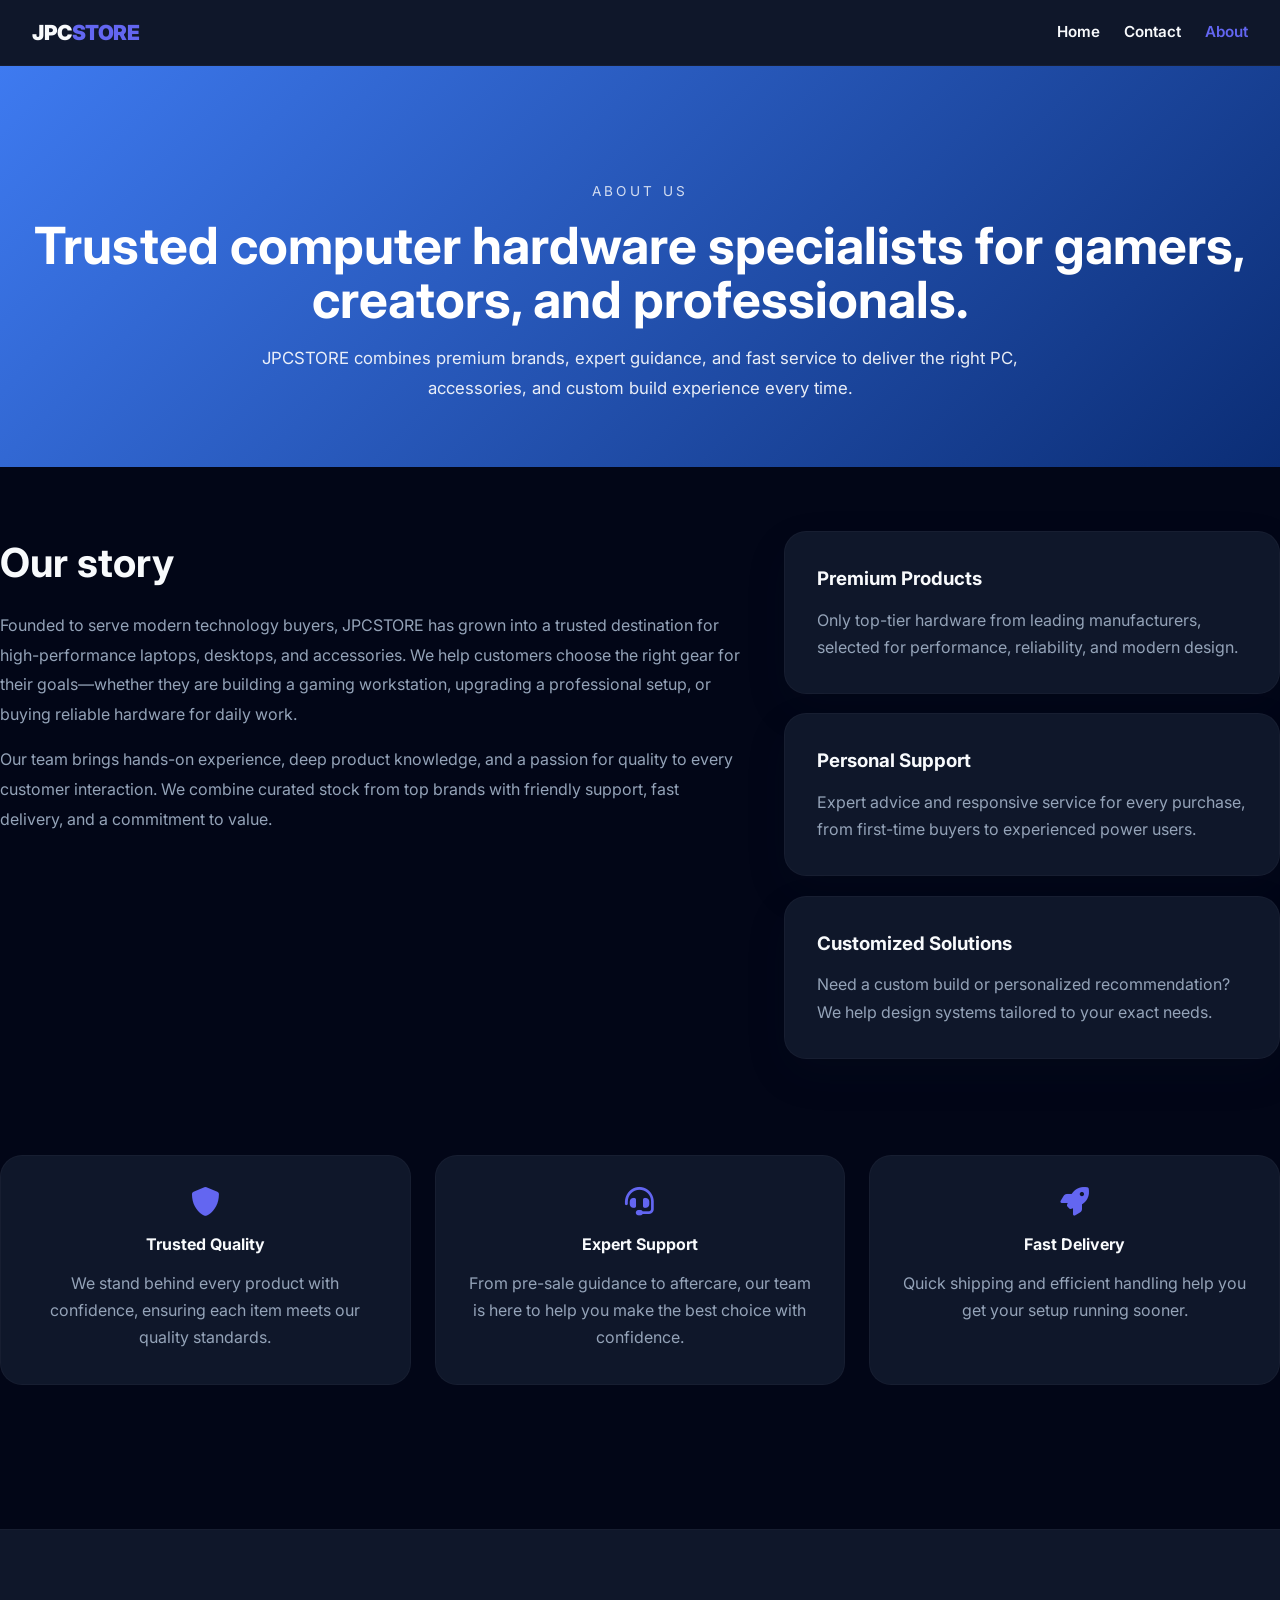
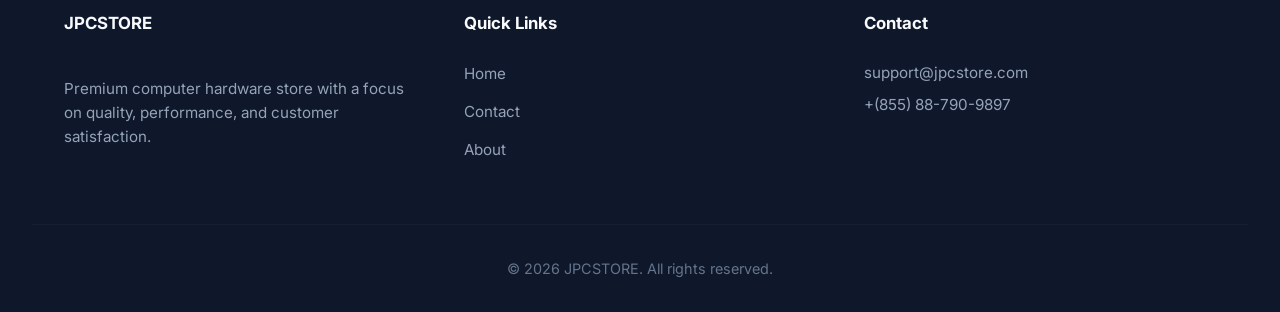
<file: about.html>
<!DOCTYPE html>
<html lang="en">
<head>
    <meta charset="UTF-8">
    <meta name="viewport" content="width=device-width, initial-scale=1.0">
    <title>JPCStore | About Us</title>
    <link href="https://fonts.googleapis.com/css2?family=Inter:wght@300;400;600;700&display=swap" rel="stylesheet">
    <link rel="stylesheet" href="https://cdnjs.cloudflare.com/ajax/libs/font-awesome/6.0.0/css/all.min.css">
    <link rel="stylesheet" href="css/style.css">
</head>
<body>
    <header class="page-header">
        <div class="container nav-container">
            <div class="logo">JPC<span>STORE</span></div>
            <nav class="nav-links">
                <a href="index.html">Home</a>
                <a href="index.html#contact">Contact</a>
                <a href="about.html" class="active-link">About</a>
            </nav>
        </div>
    </header>

    <main>
        <section class="page-hero about-hero">
            <div class="container">
                <span class="eyebrow">About Us</span>
                <h1>Trusted computer hardware specialists for gamers, creators, and professionals.</h1>
                <p>JPCSTORE combines premium brands, expert guidance, and fast service to deliver the right PC, accessories, and custom build experience every time.</p>
            </div>
        </section>

        <section class="about-overview container">
            <div class="about-copy">
                <h2>Our story</h2>
                <p>Founded to serve modern technology buyers, JPCSTORE has grown into a trusted destination for high-performance laptops, desktops, and accessories. We help customers choose the right gear for their goals—whether they are building a gaming workstation, upgrading a professional setup, or buying reliable hardware for daily work.</p>
                <p>Our team brings hands-on experience, deep product knowledge, and a passion for quality to every customer interaction. We combine curated stock from top brands with friendly support, fast delivery, and a commitment to value.</p>
            </div>
            <div class="about-highlights">
                <div class="about-card">
                    <h3>Premium Products</h3>
                    <p>Only top-tier hardware from leading manufacturers, selected for performance, reliability, and modern design.</p>
                </div>
                <div class="about-card">
                    <h3>Personal Support</h3>
                    <p>Expert advice and responsive service for every purchase, from first-time buyers to experienced power users.</p>
                </div>
                <div class="about-card">
                    <h3>Customized Solutions</h3>
                    <p>Need a custom build or personalized recommendation? We help design systems tailored to your exact needs.</p>
                </div>
            </div>
        </section>

        <section class="about-values container">
            <div class="value-card">
                <i class="fas fa-shield-alt"></i>
                <h4>Trusted Quality</h4>
                <p>We stand behind every product with confidence, ensuring each item meets our quality standards.</p>
            </div>
            <div class="value-card">
                <i class="fas fa-headset"></i>
                <h4>Expert Support</h4>
                <p>From pre-sale guidance to aftercare, our team is here to help you make the best choice with confidence.</p>
            </div>
            <div class="value-card">
                <i class="fas fa-rocket"></i>
                <h4>Fast Delivery</h4>
                <p>Quick shipping and efficient handling help you get your setup running sooner.</p>
            </div>
        </section>
    </main>

    <footer class="footer">
        <div class="container footer-grid">
            <div class="footer-column">
                <h4>JPCSTORE</h4>
                <p>Premium computer hardware store with a focus on quality, performance, and customer satisfaction.</p>
            </div>
            <div class="footer-column">
                <h4>Quick Links</h4>
                <ul>
                    <li><a href="index.html">Home</a></li>
                    <li><a href="index.html#contact">Contact</a></li>
                    <li><a href="about.html">About</a></li>
                </ul>
            </div>
            <div class="footer-column">
                <h4>Contact</h4>
                <p>support@jpcstore.com</p>
                <p>+(855) 88-790-9897</p>
            </div>
        </div>
        <div class="footer-bottom">&copy; 2026 JPCSTORE. All rights reserved.</div>
    </footer>
</body>
</html>
</file>
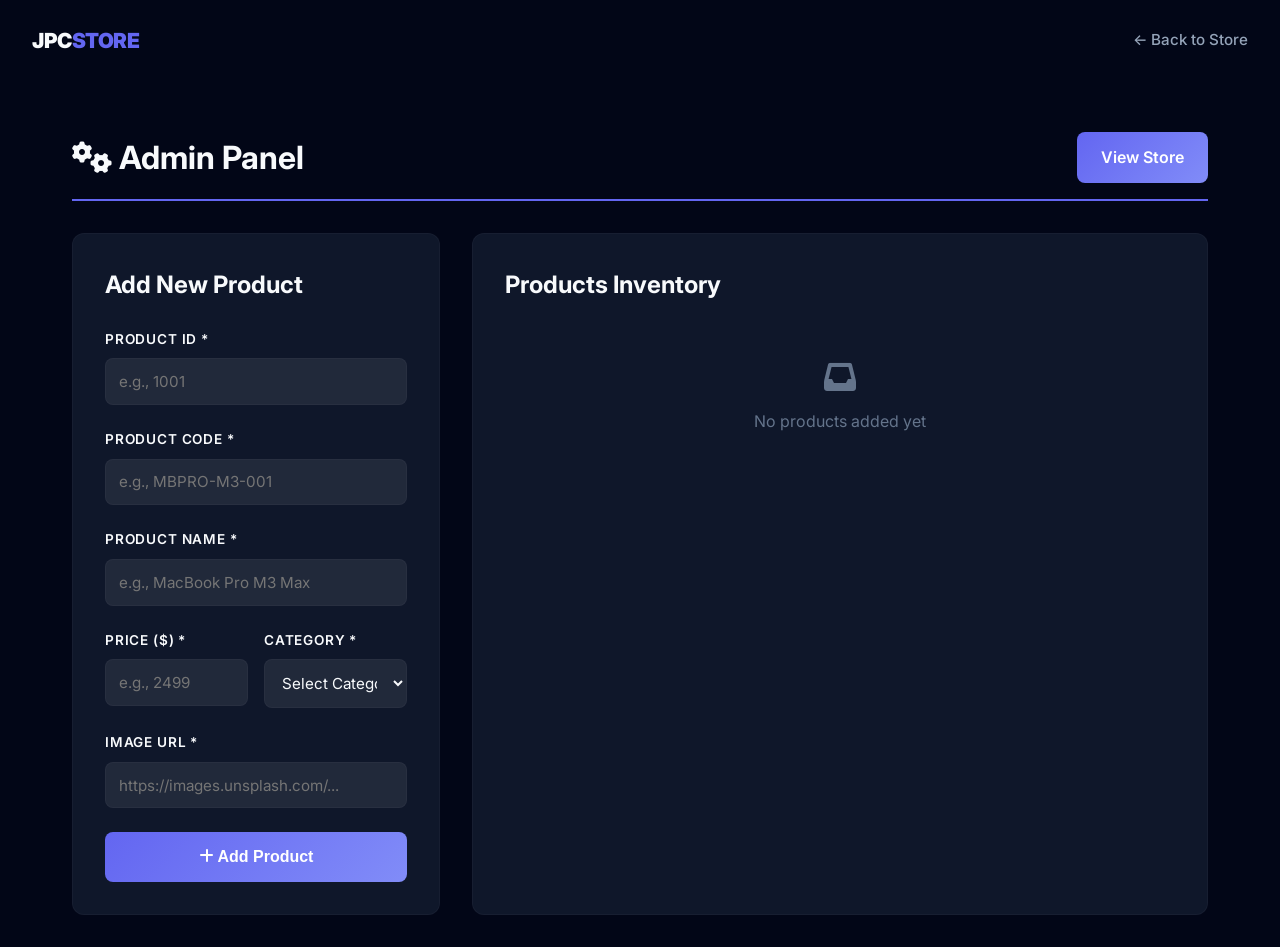
<file: admin.html>
<!DOCTYPE html>
<html lang="en">
<head>
    <meta charset="UTF-8">
    <meta name="viewport" content="width=device-width, initial-scale=1.0">
    <title>Admin Panel | JPCStore - Manage Products</title>
    <!-- Google Fonts -->
    <link href="https://fonts.googleapis.com/css2?family=Inter:wght@300;400;600;700&display=swap" rel="stylesheet">
    <!-- Font Awesome for Icons -->
    <link rel="stylesheet" href="https://cdnjs.cloudflare.com/ajax/libs/font-awesome/6.0.0/css/all.min.css">
    <link rel="stylesheet" href="css/style.css">
    <style>
        .admin-container {
            max-width: 1200px;
            margin: 0 auto;
            padding: 2rem;
            margin-top: 100px;
        }

        .admin-header {
            display: flex;
            justify-content: space-between;
            align-items: center;
            margin-bottom: 2rem;
            padding-bottom: 1rem;
            border-bottom: 2px solid var(--primary);
        }

        .admin-header h1 {
            font-size: 2rem;
            color: var(--text-main);
        }

        .admin-header a {
            background: linear-gradient(135deg, var(--primary), #818cf8);
            color: white;
            padding: 0.8rem 1.5rem;
            border-radius: 8px;
            text-decoration: none;
            font-weight: 600;
            transition: var(--transition);
        }

        .admin-header a:hover {
            transform: scale(1.05);
        }

        .admin-grid {
            display: grid;
            grid-template-columns: 1fr 2fr;
            gap: 2rem;
        }

        .form-section {
            background: var(--card-bg);
            padding: 2rem;
            border-radius: 12px;
            border: 1px solid var(--glass);
        }

        .form-section h2 {
            font-size: 1.5rem;
            margin-bottom: 1.5rem;
            color: var(--text-main);
        }

        .form-group {
            margin-bottom: 1.5rem;
        }

        .form-group label {
            display: block;
            margin-bottom: 0.5rem;
            font-weight: 600;
            color: var(--text-main);
        }

        .form-group input,
        .form-group select,
        .form-group textarea {
            width: 100%;
            padding: 0.8rem;
            background: var(--glass-strong);
            border: 1px solid var(--glass);
            border-radius: 8px;
            color: var(--text-main);
            font-family: inherit;
            font-size: 0.95rem;
            transition: var(--transition);
        }

        .form-group input:focus,
        .form-group select:focus,
        .form-group textarea:focus {
            border-color: var(--primary);
            outline: none;
            box-shadow: 0 0 0 3px rgba(99, 102, 241, 0.1);
        }

        .form-group textarea {
            resize: vertical;
            min-height: 80px;
        }

        .btn-submit {
            width: 100%;
            padding: 1rem;
            background: linear-gradient(135deg, var(--primary), #818cf8);
            color: white;
            border: none;
            border-radius: 8px;
            font-weight: 700;
            font-size: 1rem;
            cursor: pointer;
            transition: var(--transition);
        }

        .btn-submit:hover {
            transform: scale(1.02);
            box-shadow: 0 10px 25px rgba(99, 102, 241, 0.3);
        }

        .products-list-section {
            background: var(--card-bg);
            padding: 2rem;
            border-radius: 12px;
            border: 1px solid var(--glass);
        }

        .products-list-section h2 {
            font-size: 1.5rem;
            margin-bottom: 1.5rem;
            color: var(--text-main);
        }

        .product-table {
            width: 100%;
            border-collapse: collapse;
        }

        .product-table th {
            background: var(--glass-strong);
            padding: 1rem;
            text-align: left;
            font-weight: 600;
            color: var(--text-main);
            border-bottom: 2px solid var(--glass);
        }

        .product-table td {
            padding: 1rem;
            border-bottom: 1px solid var(--glass);
            color: var(--text-dim);
        }

        .product-table tr:hover {
            background: var(--glass-strong);
        }

        .product-actions {
            display: flex;
            gap: 0.5rem;
        }

        .btn-delete {
            background: #ef4444;
            color: white;
            padding: 0.5rem 1rem;
            border: none;
            border-radius: 6px;
            cursor: pointer;
            font-size: 0.85rem;
            transition: var(--transition);
        }

        .btn-delete:hover {
            background: #dc2626;
            transform: scale(1.05);
        }

        .btn-edit {
            background: #f59e0b;
            color: white;
            padding: 0.5rem 1rem;
            border: none;
            border-radius: 6px;
            cursor: pointer;
            font-size: 0.85rem;
            transition: var(--transition);
        }

        .btn-edit:hover {
            background: #d97706;
            transform: scale(1.05);
        }

        .empty-message {
            text-align: center;
            padding: 2rem;
            color: var(--text-dimmer);
        }

        .form-row {
            display: grid;
            grid-template-columns: 1fr 1fr;
            gap: 1rem;
        }

        @media (max-width: 768px) {
            .admin-grid {
                grid-template-columns: 1fr;
            }

            .product-table {
                font-size: 0.85rem;
            }

            .product-table th,
            .product-table td {
                padding: 0.75rem;
            }
        }
    </style>
</head>
<body>
    <!-- Loading Screen -->
    <div id="loader">
        <div class="spinner"></div>
    </div>

    <!-- Admin Header -->
    <header id="navbar">
        <div class="nav-container">
            <div class="logo">JPC<span>STORE</span></div>
            <nav class="nav-links">
                <a href="index.html">← Back to Store</a>
            </nav>
        </div>
    </header>

    <!-- Main Admin Content -->
    <div class="admin-container">
        <div class="admin-header">
            <h1><i class="fas fa-cogs"></i> Admin Panel</h1>
            <a href="index.html">View Store</a>
        </div>

        <div class="admin-grid">
            <!-- Add Product Form -->
            <div class="form-section">
                <h2>Add New Product</h2>
                <form id="addProductForm">
                    <div class="form-group">
                        <label for="productId">Product ID *</label>
                        <input type="number" id="productId" required placeholder="e.g., 1001">
                    </div>

                    <div class="form-group">
                        <label for="productCode">Product Code *</label>
                        <input type="text" id="productCode" required placeholder="e.g., MBPRO-M3-001">
                    </div>

                    <div class="form-group">
                        <label for="productName">Product Name *</label>
                        <input type="text" id="productName" required placeholder="e.g., MacBook Pro M3 Max">
                    </div>

                    <div class="form-row">
                        <div class="form-group">
                            <label for="productPrice">Price ($) *</label>
                            <input type="number" id="productPrice" required min="0" step="0.01" placeholder="e.g., 2499">
                        </div>

                        <div class="form-group">
                            <label for="productCategory">Category *</label>
                            <select id="productCategory" required>
                                <option value="">Select Category</option>
                                <option value="laptop">Laptop</option>
                                <option value="desktop">Desktop</option>
                                <option value="accessory">Accessory</option>
                            </select>
                        </div>
                    </div>

                    <div class="form-group">
                        <label for="productImage">Image URL *</label>
                        <input type="url" id="productImage" required placeholder="https://images.unsplash.com/...">
                    </div>

                    <button type="submit" class="btn-submit">
                        <i class="fas fa-plus"></i> Add Product
                    </button>
                </form>
            </div>

            <!-- Products List -->
            <div class="products-list-section">
                <h2>Products Inventory</h2>
                <div id="productsTableContainer">
                    <div class="empty-message">
                        <i class="fas fa-inbox" style="font-size: 2rem; margin-bottom: 1rem;"></i>
                        <p>No products added yet</p>
                    </div>
                </div>
            </div>
        </div>
    </div>

    <!-- Toast Notifications -->
    <div id="toast-container" style="position: fixed; bottom: 20px; right: 20px; z-index: 9999; display: flex; flex-direction: column; gap: 10px;"></div>

    <script>
        // Get products from localStorage or use defaults
        let adminProducts = JSON.parse(localStorage.getItem('TECH_PRODUCTS')) || [];

        // Form handler
        document.getElementById('addProductForm').addEventListener('submit', (e) => {
            e.preventDefault();

            const newProduct = {
                id: parseInt(document.getElementById('productId').value),
                code: document.getElementById('productCode').value,
                name: document.getElementById('productName').value,
                price: parseFloat(document.getElementById('productPrice').value),
                category: document.getElementById('productCategory').value,
                img: document.getElementById('productImage').value
            };

            // Check if ID already exists
            if (adminProducts.some(p => p.id === newProduct.id)) {
                showToast('Product ID already exists!', 'error');
                return;
            }

            // Add product
            adminProducts.push(newProduct);
            localStorage.setItem('TECH_PRODUCTS', JSON.stringify(adminProducts));

            // Reset form
            document.getElementById('addProductForm').reset();

            // Update UI
            renderProductsTable();
            showToast('Product added successfully!', 'success');
        });

        // Render products table
        function renderProductsTable() {
            const container = document.getElementById('productsTableContainer');

            if (adminProducts.length === 0) {
                container.innerHTML = `
                    <div class="empty-message">
                        <i class="fas fa-inbox" style="font-size: 2rem; margin-bottom: 1rem;"></i>
                        <p>No products added yet</p>
                    </div>
                `;
                return;
            }

            const table = `
                <table class="product-table">
                    <thead>
                        <tr>
                            <th>ID</th>
                            <th>Code</th>
                            <th>Name</th>
                            <th>Price</th>
                            <th>Category</th>
                            <th>Actions</th>
                        </tr>
                    </thead>
                    <tbody>
                        ${adminProducts.map(p => `
                            <tr>
                                <td>${p.id}</td>
                                <td>${p.code}</td>
                                <td>${p.name}</td>
                                <td>$${p.price.toLocaleString()}</td>
                                <td><span style="background: var(--glass); padding: 0.25rem 0.75rem; border-radius: 20px; font-size: 0.8rem;">${p.category}</span></td>
                                <td>
                                    <div class="product-actions">
                                        <button class="btn-delete" onclick="deleteProduct(${p.id})">Delete</button>
                                    </div>
                                </td>
                            </tr>
                        `).join('')}
                    </tbody>
                </table>
            `;

            container.innerHTML = table;
        }

        // Delete product
        function deleteProduct(id) {
            if (confirm('Are you sure you want to delete this product?')) {
                adminProducts = adminProducts.filter(p => p.id !== id);
                localStorage.setItem('TECH_PRODUCTS', JSON.stringify(adminProducts));
                renderProductsTable();
                showToast('Product deleted!', 'success');
            }
        }

        // Toast notification
        function showToast(message, type = 'success') {
            const container = document.getElementById('toast-container');
            const toast = document.createElement('div');
            toast.className = `toast ${type}`;
            toast.innerHTML = `
                <i class="fas fa-${type === 'success' ? 'check-circle' : 'exclamation-circle'}"></i>
                <span>${message}</span>
            `;

            container.appendChild(toast);

            setTimeout(() => {
                toast.style.animation = 'slideOut 0.4s ease';
                setTimeout(() => toast.remove(), 400);
            }, 3000);
        }

        // Initial render
        renderProductsTable();

        // Smooth loader fade
        setTimeout(() => {
            const loader = document.getElementById('loader');
            if (loader) {
                loader.style.opacity = '0';
                setTimeout(() => loader.style.display = 'none', 500);
            }
        }, 800);
    </script>
</body>
</html>
</file>
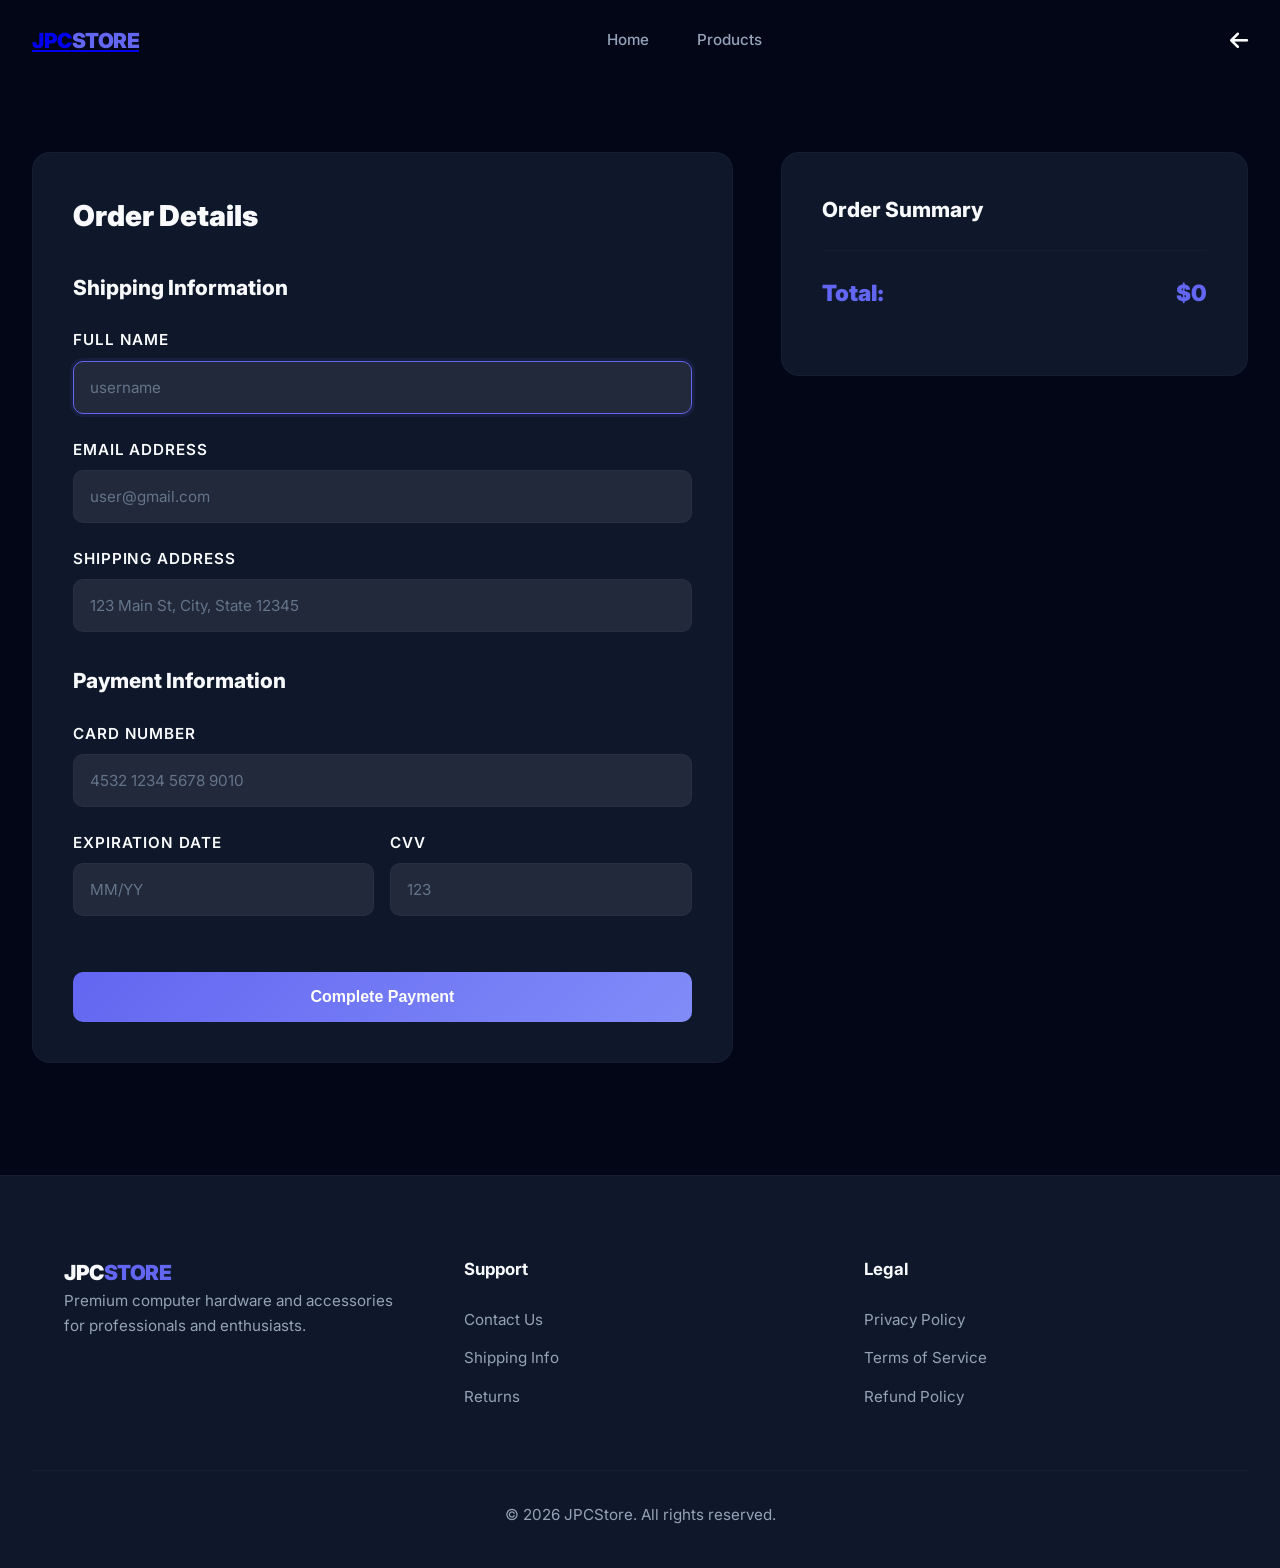
<file: checkout.html>
<!DOCTYPE html>
<html lang="en">
<head>
    <meta charset="UTF-8">
    <meta name="viewport" content="width=device-width, initial-scale=1.0">
    <title>Checkout | JPCStore - Premium Computer Hardware</title>
    <!-- Google Fonts -->
    <link href="https://fonts.googleapis.com/css2?family=Inter:wght@300;400;600;700&display=swap" rel="stylesheet">
    <!-- Font Awesome for Icons -->
    <link rel="stylesheet" href="https://cdnjs.cloudflare.com/ajax/libs/font-awesome/6.0.0/css/all.min.css">
    <link rel="stylesheet" href="css/style.css">
    <style>
        .checkout-container { max-width: 1300px; margin: 0 auto; padding: 2rem; }
        .checkout-grid { display: grid; grid-template-columns: 1.5fr 1fr; gap: 3rem; margin-top: 120px; }
        .payment-box { background: var(--card-bg); padding: 2.5rem; border-radius: 18px; border: 1px solid var(--glass); }
        .form-group { margin-bottom: 1.5rem; }
        .form-group label { display: block; margin-bottom: 0.5rem; font-weight: 600; color: var(--text-main); font-size: 0.95rem; }
        .form-group input { width: 100%; padding: 1rem; background: var(--glass-strong); border: 1px solid var(--glass); color: var(--text-main); border-radius: 10px; outline: none; transition: var(--transition); font-family: inherit; font-size: 0.95rem; }
        .form-group input:focus { border-color: var(--primary); box-shadow: 0 0 0 3px rgba(99, 102, 241, 0.1); }
        .form-group input::placeholder { color: var(--text-dimmer); }
        .form-row { display: grid; grid-template-columns: 1fr 1fr; gap: 1rem; }
        .payment-box h2 { font-size: 1.8rem; font-weight: 900; margin-bottom: 2rem; color: var(--text-main); }
        .payment-box h3 { font-size: 1.3rem; font-weight: 800; margin-bottom: 1.5rem; color: var(--text-main); }
        .summary-box { position: sticky; top: 140px; }
        .summary-box h3 { font-size: 1.3rem; font-weight: 800; margin-bottom: 1.5rem; }
        .summary-item { display: flex; justify-content: space-between; padding: 1rem 0; border-bottom: 1px solid var(--glass); }
        .summary-item:last-of-type { border-bottom: none; }
        .summary-item p { color: var(--text-dim); }
        .summary-total { padding: 1.5rem 0; display: flex; justify-content: space-between; font-size: 1.4rem; font-weight: 900; color: var(--primary); }
        #invoice-result { display: none; background: white; color: black; padding: 3rem; border-radius: 18px; position: relative; }
        #invoice-result h1 { color: var(--primary); font-size: 2rem; margin-bottom: 1rem; }
        #invoice-result hr { margin: 1.5rem 0; border: none; border-top: 1px solid #e5e7eb; }
        #invoice-result h2 { font-size: 1.5rem; color: var(--primary); }
        .invoice-buttons { display: flex; gap: 1rem; margin-top: 2rem; }
        .btn-fill { background: linear-gradient(135deg, var(--primary), #818cf8); color: white; padding: 1rem 2rem; border: none; border-radius: 10px; font-weight: 700; cursor: pointer; transition: var(--transition); width: 100%; font-size: 1rem; }
        .btn-fill:hover { transform: scale(1.02); box-shadow: 0 10px 25px rgba(99, 102, 241, 0.3); }
        .btn-outline { background: transparent; color: #1f2937; padding: 1rem 2rem; border: 2px solid #1f2937; border-radius: 10px; font-weight: 700; cursor: pointer; transition: var(--transition); width: 100%; font-size: 1rem; }
        .btn-outline:hover { background: #f3f4f6; }
        hr { border: none; border-top: 1px solid var(--glass); }
        @media (max-width: 768px) {
            .checkout-grid { grid-template-columns: 1fr; gap: 2rem; margin-top: 100px; }
            .summary-box { position: static; }
            .form-row { grid-template-columns: 1fr; }
        }
    </style>
</head>
<body>
    <!-- Loading Screen -->
    <div id="loader">
        <div class="spinner"></div>
    </div>

    <!-- Header & Navigation -->
    <header id="navbar">
        <div class="nav-container">
            <a href="index.html" class="logo">JPC<span>STORE</span></a>
            <nav class="nav-links">
                <a href="index.html">Home</a>
                <a href="index.html#products">Products</a>
            </nav>
            <div class="nav-actions">
                <div class="cart-icon" id="cartBtn" style="cursor: pointer;">
                    <i class="fas fa-arrow-left"></i>
                </div>
            </div>
        </div>
    </header>

    <div class="checkout-container">
        <div class="checkout-grid">
            <div id="payment-view" class="payment-box">
                <h2>Order Details</h2>
                <form id="checkoutForm">
                    <h3>Shipping Information</h3>
                    <div class="form-group">
                        <label>Full Name</label>
                        <input type="text" placeholder="username" oninput="this.value = this.value.replace(/[^a-zA-Z ]/g, '')" autofocus required>
                    </div>
                    <div class="form-group">
                        <label>Email Address</label>
                        <input type="email" placeholder="user@gmail.com" oninput="this.value = this.value.replace(/[^a-zA-Z0-9@.-]/g, '')" required>
                    </div>
                    <div class="form-group">
                        <label>Shipping Address</label>
                        <input type="text" placeholder="123 Main St, City, State 12345" oninput="this.value = this.value.replace(/[^a-zA-Z0-9 ,.-]/g, '')" required>
                    </div>

                    <h3 style="margin-top: 2rem;">Payment Information</h3>
                    <div class="form-group">
                        <label>Card Number</label>
                        <input type="text" placeholder="4532 1234 5678 9010" maxlength="19" oninput="this.value = this.value.replace(/[^0-9 ]/g, '')" required>
                    </div>
                    <div class="form-row">
                        <div class="form-group">
                            <label>Expiration Date</label>
                            <input type="text" placeholder="MM/YY" maxlength="5" oninput="this.value = this.value.replace(/[^0-9/]/g, '')" required>
                        </div>
                        <div class="form-group">
                            <label>CVV</label>
                            <input type="text" placeholder="123" maxlength="3" oninput="this.value = this.value.replace(/[^0-9]/g, '')" required>
                        </div>
                    </div>
                    <button type="submit" class="btn-fill" style="margin-top: 2rem;">Complete Payment</button>
                </form>
            </div>

            <div>
                <div id="invoice-result" class="payment-box">
                    <div id="receiptContent">
                        <div style="text-align: center; margin-bottom: 2rem;">
                            <h1 style="color: var(--primary); font-size: 2.5rem; margin-bottom: 0.5rem;">JPCStore</h1>
                            <p style="color: var(--text-dim);">Premium Computer Hardware & Accessories</p>
                        </div>
                        
                        <div style="background: var(--glass-strong); padding: 1.5rem; border-radius: 10px; margin-bottom: 2rem;">
                            <div style="display: grid; grid-template-columns: 1fr 1fr; gap: 2rem;">
                                <div>
                                    <p style="color: var(--text-dimmer); font-size: 0.85rem; margin-bottom: 0.3rem;">Order Number</p>
                                    <p id="inv-id" style="color: var(--primary); font-weight: 900; font-size: 1.1rem;"></p>
                                </div>
                                <div style="text-align: right;">
                                    <p style="color: var(--text-dimmer); font-size: 0.85rem; margin-bottom: 0.3rem;">Order Date</p>
                                    <p id="inv-date" style="color: var(--text-main); font-weight: 700;"></p>
                                </div>
                            </div>
                        </div>

                        <h3 style="color: var(--text-main); margin-bottom: 1rem; font-weight: 800;">Order Items</h3>
                        <div style="border: 1px solid var(--glass); border-radius: 10px; padding: 1.5rem; margin-bottom: 2rem;">
                            <div id="inv-details" style="margin-bottom: 1rem;"></div>
                            <div style="border-top: 1px solid var(--glass); padding-top: 1rem;">
                                <div style="display: flex; justify-content: space-between; font-size: 0.95rem; margin-bottom: 0.5rem;">
                                    <span style="color: var(--text-dim);">Subtotal:</span>
                                    <span id="inv-subtotal" style="color: var(--text-main); font-weight: 700;"></span>
                                </div>
                                <div style="display: flex; justify-content: space-between; font-size: 0.95rem; margin-bottom: 1rem;">
                                    <span style="color: var(--text-dim);">Tax (0%):</span>
                                    <span style="color: var(--text-main); font-weight: 700;">$0.00</span>
                                </div>
                                <div style="display: flex; justify-content: space-between; border-top: 2px solid var(--primary); padding-top: 1rem;">
                                    <span id="inv-total-label" style="color: var(--text-main); font-weight: 900; font-size: 1.2rem;">Total Paid:</span>
                                    <span id="inv-total" style="color: var(--primary); font-weight: 900; font-size: 1.2rem;"></span>
                                </div>
                            </div>
                        </div>

                        <div style="background: var(--glass-strong); padding: 1.5rem; border-radius: 10px; margin-bottom: 2rem;">
                            <h4 style="color: var(--text-main); margin-bottom: 1rem; font-weight: 800; font-size: 0.95rem;">Billing Information</h4>
                            <div style="color: var(--text-dim); line-height: 1.8; font-size: 0.9rem;">
                                <p id="inv-customer-name"></p>
                                <p id="inv-customer-email"></p>
                                <p id="inv-customer-address"></p>
                            </div>
                        </div>

                        <div style="background: linear-gradient(135deg, rgba(16, 185, 129, 0.1), rgba(16, 185, 129, 0.05)); border-left: 4px solid #10b981; padding: 1.5rem; border-radius: 10px; margin-bottom: 2rem;">
                            <p style="color: #10b981; font-weight: 700; margin-bottom: 0.5rem;">✓ Payment Successful!</p>
                            <p style="color: var(--text-dim); font-size: 0.9rem;">Your order has been confirmed and will be shipped within 1-2 business days.</p>
                        </div>

                        <div style="text-align: center; padding-top: 1.5rem; border-top: 1px solid var(--glass); color: var(--text-dimmer); font-size: 0.85rem;">
                            <p>Thank you for your purchase!</p>
                            <p>For support, contact: support@jpcstore.com | Phone: +1 (800) 123-4567</p>
                        </div>
                    </div>

                    <div class="invoice-buttons">
                        <button onclick="downloadReceipt()" class="btn-fill"><i class="fas fa-download"></i> Download Receipt</button>
                    </div>
                    <button onclick="window.location.href='index.html'" class="btn-outline">Back to Shop</button>
                </div>

                <div class="summary-box payment-box">
                    <h3>Order Summary</h3>
                    <div id="summaryItems"></div>
                    <hr>
                    <div class="summary-total">
                        <span>Total:</span>
                        <span id="summaryTotal">$0</span>
                    </div>
                </div>
            </div>
        </div>
    </div>

    <footer class="footer">
        <div class="container footer-grid">
            <div>
                <div class="logo">JPC<span>STORE</span></div>
                <p>Premium computer hardware and accessories for professionals and enthusiasts.</p>
            </div>
            <div>
                <h4>Support</h4>
                <ul>
                    <li><a href="#">Contact Us</a></li>
                    <li><a href="#">Shipping Info</a></li>
                    <li><a href="#">Returns</a></li>
                </ul>
            </div>
            <div>
                <h4>Legal</h4>
                <ul>
                    <li><a href="#">Privacy Policy</a></li>
                    <li><a href="#">Terms of Service</a></li>
                    <li><a href="#">Refund Policy</a></li>
                </ul>
            </div>
        </div>
        <div class="footer-bottom">
            <p>&copy; 2026 JPCStore. All rights reserved.</p>
        </div>
    </footer>

    <script>
        const cart = JSON.parse(localStorage.getItem('TECH_CART')) || [];
        const total = cart.reduce((acc, i) => acc + (i.price * i.qty), 0);
        let customerData = {};
        
        document.addEventListener('DOMContentLoaded', () => {
            // Hide loader
            setTimeout(() => {
                const loader = document.getElementById('loader');
                loader.style.opacity = '0';
                setTimeout(() => loader.style.display = 'none', 500);
            }, 500);

            // Update summary
            document.getElementById('summaryTotal').innerText = `$${total.toLocaleString()}`;
            document.getElementById('summaryItems').innerHTML = cart.map(i => `
                <div class="summary-item">
                    <div>
                        <p><strong>${i.name}</strong></p>
                        <p>Qty: ${i.qty}</p>
                    </div>
                    <p><strong>$${(i.price * i.qty).toLocaleString()}</strong></p>
                </div>
            `).join('');

            // Handle checkout form
            document.getElementById('checkoutForm').onsubmit = (e) => {
                e.preventDefault();
                const form = e.target;
                const inputs = form.querySelectorAll('input');
                
                // Store customer data
                customerData = {
                    name: inputs[0].value,
                    email: inputs[1].value,
                    address: inputs[2].value,
                    cardNumber: inputs[3].value
                };
                
                const btn = form.querySelector('button');
                btn.innerText = "Processing Payment...";
                btn.disabled = true;
                
                setTimeout(() => {
                    document.getElementById('payment-view').style.display = 'none';
                    document.getElementById('invoice-result').style.display = 'block';
                    
                    const orderId = `ORD-${Date.now()}`;
                    const orderDate = new Date().toLocaleDateString('en-US', { year: 'numeric', month: 'long', day: 'numeric', hour: '2-digit', minute: '2-digit' });
                    
                    // Populate invoice
                    document.getElementById('inv-id').innerHTML = `Order #${orderId}`;
                    document.getElementById('inv-date').innerHTML = orderDate;
                    
                    document.getElementById('inv-details').innerHTML = cart.map(i => `
                        <div style="display: flex; justify-content: space-between; align-items: center; padding: 1rem 0; border-bottom: 1px solid var(--glass);">
                            <div>
                                <p style="color: var(--text-main); font-weight: 700; margin-bottom: 0.3rem;">${i.name}</p>
                                <p style="color: var(--text-dim); font-size: 0.85rem;">Qty: ${i.qty} @ $${i.price.toLocaleString()}</p>
                            </div>
                            <p style="color: var(--text-main); font-weight: 700; text-align: right;">$${(i.price * i.qty).toLocaleString()}</p>
                        </div>
                    `).join('');
                    
                    document.getElementById('inv-subtotal').innerHTML = `$${total.toLocaleString()}`;
                    document.getElementById('inv-total').innerHTML = `$${total.toLocaleString()}`;
                    document.getElementById('inv-customer-name').innerHTML = `<strong>${customerData.name}</strong>`;
                    document.getElementById('inv-customer-email').innerHTML = customerData.email;
                    document.getElementById('inv-customer-address').innerHTML = customerData.address;
                    
                    // Clear cart from localStorage
                    localStorage.removeItem('TECH_CART');
                    
                    // Show success modal after 1 second
                    setTimeout(() => {
                        showSuccessModal(orderId, cart, total);
                    }, 1000);
                }, 2000);
            };

            // Back button
            document.getElementById('cartBtn').onclick = () => {
                window.history.back();
            };
        });

        // Download Receipt as Text/PDF
        function downloadReceipt() {
            const orderId = document.getElementById('inv-id').innerText;
            const receiptContent = document.getElementById('receiptContent').innerText;
            
            // Create text content
            let textContent = `JPCStore - Order Receipt\n`;
            textContent += `${'='.repeat(50)}\n\n`;
            textContent += receiptContent + `\n\n`;
            textContent += `${'='.repeat(50)}\n`;
            textContent += `Downloaded on: ${new Date().toLocaleString()}\n`;
            
            // Create blob and download
            const blob = new Blob([textContent], { type: 'text/plain' });
            const url = window.URL.createObjectURL(blob);
            const a = document.createElement('a');
            a.href = url;
            a.download = `JPCStore-Receipt-${orderId.replace('#', '')}.txt`;
            document.body.appendChild(a);
            a.click();
            window.URL.revokeObjectURL(url);
            document.body.removeChild(a);
        }

        // Success Modal Function
        function showSuccessModal(orderId, cartItems, totalAmount) {
            const overlay = document.createElement('div');
            overlay.className = 'success-modal-overlay active';
            overlay.style.cssText = `
                position: fixed;
                inset: 0;
                background: rgba(0, 0, 0, 0.8);
                z-index: 2999;
                display: flex;
                align-items: center;
                justify-content: center;
            `;
            
            const modal = document.createElement('div');
            modal.className = 'success-modal active';
            modal.style.cssText = `
                position: fixed;
                top: 50%;
                left: 50%;
                transform: translate(-50%, -50%);
                background: #0f172a;
                border: 1px solid rgba(255, 255, 255, 0.08);
                border-radius: 20px;
                padding: 3rem;
                z-index: 3000;
                text-align: center;
                max-width: 500px;
                width: 90%;
                box-shadow: 0 30px 60px rgba(99, 102, 241, 0.3);
                animation: popIn 0.5s ease;
            `;
            
            modal.innerHTML = `
                <div style="font-size: 4rem; color: #10b981; margin-bottom: 1.5rem; animation: bounce 0.6s ease;">
                    <i class="fas fa-check-circle"></i>
                </div>
                <h2 style="font-size: 2rem; font-weight: 900; margin-bottom: 1rem; color: #f8fafc;">Order Confirmed!</h2>
                <p style="color: #94a3b8; font-size: 1rem; margin-bottom: 1rem; line-height: 1.6;">Thank you for your purchase. Your order is being processed and will be shipped soon.</p>
                <div style="background: rgba(255, 255, 255, 0.08); border: 1px solid rgba(255, 255, 255, 0.03); padding: 1rem; border-radius: 10px; margin: 1.5rem 0; font-weight: 700; color: #6366f1; word-break: break-all;">
                    ${orderId}
                </div>
                <p style="font-size: 0.9rem; color: #64748b;">
                    A confirmation email has been sent to your email address with tracking information and receipt details.
                </p>
                <div style="display: flex; gap: 1rem; margin-top: 2rem; flex-wrap: wrap;">
                    <button onclick="downloadReceipt()" style="flex: 1; min-width: 150px; padding: 0.9rem 1.5rem; background: linear-gradient(135deg, #10b981, #059669); color: white; border: none; border-radius: 10px; font-weight: 700; cursor: pointer; transition: all 0.4s; font-size: 0.95rem;"><i class="fas fa-download"></i> Download</button>
                    <button onclick="window.location.href='index.html'" style="flex: 1; min-width: 150px; padding: 0.9rem 1.5rem; background: rgba(255, 255, 255, 0.08); color: #f8fafc; border: 1px solid rgba(255, 255, 255, 0.03); border-radius: 10px; font-weight: 700; cursor: pointer; transition: all 0.4s; font-size: 0.95rem;">Continue</button>
                </div>
            `;
            
            document.body.appendChild(overlay);
            document.body.appendChild(modal);
            document.body.style.overflow = 'hidden';
            
            // Close when clicking outside
            overlay.onclick = () => {
                overlay.remove();
                modal.remove();
                document.body.style.overflow = '';
            };
        }

        // Add animations
        const animStyle = document.createElement('style');
        animStyle.textContent = `
            @keyframes popIn {
                from {
                    transform: translate(-50%, -50%) scale(0.8);
                    opacity: 0;
                }
                to {
                    transform: translate(-50%, -50%) scale(1);
                    opacity: 1;
                }
            }
            @keyframes bounce {
                0%, 100% { transform: scale(1); }
                50% { transform: scale(1.2); }
            }
        `;
        document.head.appendChild(animStyle);
    </script>
</body>
</html>
</file>
<file: css/style.css>
:root {
    --primary: #6366f1;
    --primary-dark: #4f46e5;
    --bg-dark: #020617;
    --bg-dark-light: #0f172a;
    --card-bg: #0f172a;
    --text-main: #f8fafc;
    --text-dim: #94a3b8;
    --text-dimmer: #64748b;
    --glass: rgba(255, 255, 255, 0.03);
    --glass-strong: rgba(255, 255, 255, 0.08);
    --success: #10b981;
    --error: #ef4444;
    --transition: all 0.4s cubic-bezier(0.16, 1, 0.3, 1);
}

* { margin: 0; padding: 0; box-sizing: border-box; }
html { scroll-behavior: smooth; }
body { 
    background-color: var(--bg-dark); 
    color: var(--text-main); 
    font-family: 'Inter', sans-serif; 
    overflow-x: hidden;
    line-height: 1.6;
}

.container { max-width: 1300px; margin: 0 auto; padding: 0 2rem; }

/* ========== SCROLL REVEAL ANIMATIONS ========== */

/* Fade In Up - Basic fade with upward movement */
@keyframes fadeInUp {
    from {
        opacity: 0;
        transform: translateY(40px);
    }
    to {
        opacity: 1;
        transform: translateY(0);
    }
}

/* Fade In Down - Fade with downward movement */
@keyframes fadeInDown {
    from {
        opacity: 0;
        transform: translateY(-40px);
    }
    to {
        opacity: 1;
        transform: translateY(0);
    }
}

/* Fade In Left - Slide from left */
@keyframes fadeInLeft {
    from {
        opacity: 0;
        transform: translateX(-40px);
    }
    to {
        opacity: 1;
        transform: translateX(0);
    }
}

/* Fade In Right - Slide from right */
@keyframes fadeInRight {
    from {
        opacity: 0;
        transform: translateX(40px);
    }
    to {
        opacity: 1;
        transform: translateX(0);
    }
}

/* Scale In - Pop effect */
@keyframes scaleIn {
    from {
        opacity: 0;
        transform: scale(0.9);
    }
    to {
        opacity: 1;
        transform: scale(1);
    }
}

/* Rotate In - Spinning effect */
@keyframes rotateIn {
    from {
        opacity: 0;
        transform: rotate(-10deg) scale(0.95);
    }
    to {
        opacity: 1;
        transform: rotate(0) scale(1);
    }
}

/* Slide Up - Alternative to fade-in-up */
@keyframes slideUp {
    from {
        opacity: 0;
        transform: translateY(30px);
    }
    to {
        opacity: 1;
        transform: translateY(0);
    }
}

/* Bounce In - Playful bounce effect */
@keyframes bounceIn {
    0% {
        opacity: 0;
        transform: scale(0.3);
    }
    50% {
        opacity: 1;
        transform: scale(1.05);
    }
    70% {
        transform: scale(0.9);
    }
    100% {
        transform: scale(1);
    }
}

/* Animation Classes - Applied on scroll */
.animate-fadeInUp {
    visibility: visible;
    animation: fadeInUp 0.7s ease-out var(--animation-delay, 0s) both;
}

.animate-fadeInDown {
    visibility: visible;
    animation: fadeInDown 0.7s ease-out var(--animation-delay, 0s) both;
}

.animate-fadeInLeft {
    visibility: visible;
    animation: fadeInLeft 0.7s ease-out var(--animation-delay, 0s) both;
}

.animate-fadeInRight {
    visibility: visible;
    animation: fadeInRight 0.7s ease-out var(--animation-delay, 0s) both;
}

.animate-scaleIn {
    visibility: visible;
    animation: scaleIn 0.6s ease-out var(--animation-delay, 0s) both;
}

.animate-rotateIn {
    visibility: visible;
    animation: rotateIn 0.7s ease-out var(--animation-delay, 0s) both;
}

.animate-slideUp {
    visibility: visible;
    animation: slideUp 0.6s ease-out var(--animation-delay, 0s) both;
}

.animate-bounceIn {
    visibility: visible;
    animation: bounceIn 0.7s ease-out var(--animation-delay, 0s) both;
}

/* Initial state for elements waiting to be animated */
.scroll-animation {
    opacity: 1;
    visibility: visible;
    transform: none;
    will-change: auto;
}


/* Loader */
#loader {
    position: fixed; inset: 0; background: var(--bg-dark);
    display: flex; justify-content: center; align-items: center; z-index: 9999;
}
.spinner { width: 50px; height: 50px; border: 4px solid var(--glass-strong); border-top-color: var(--primary); border-radius: 50%; animation: spin 1s infinite linear; }
@keyframes spin { to { transform: rotate(360deg); } }

/* Navbar */
#navbar {
    position: fixed; top: 0; width: 100%; z-index: 100;
    padding: 1.5rem 0; transition: var(--transition);
    background: transparent;
}
#navbar.scrolled {
    background: rgba(2, 6, 23, 0.92);
    backdrop-filter: blur(20px);
    border-bottom: 1px solid var(--glass);
    padding: 1rem 0;
    box-shadow: 0 20px 40px rgba(0, 0, 0, 0.3);
}
.nav-container { max-width: 1300px; margin: 0 auto; display: flex; justify-content: space-between; align-items: center; padding: 0 2rem; }
.logo { font-size: 1.3rem; font-weight: 900; letter-spacing: -0.5px; }
.logo span { color: var(--primary); }
.nav-links { display: flex; list-style: none; gap: 3rem; }
.nav-links a { text-decoration: none; color: var(--text-dim); font-weight: 500; transition: var(--transition); font-size: 0.95rem; }
.nav-links a:hover { color: var(--primary); }

/* Navbar Dropdowns */
.nav-dropdown { position: relative; }
.nav-dropdown > a { display: flex; align-items: center; gap: 0.5rem; }
.dropdown-menu {
    position: absolute;
    top: 100%;
    left: 0;
    background: var(--card-bg);
    border: 1px solid var(--glass);
    border-radius: 12px;
    min-width: 200px;
    padding: 1rem 0;
    opacity: 0;
    visibility: hidden;
    transform: translateY(-10px);
    transition: var(--transition);
    z-index: 500;
    box-shadow: 0 10px 30px rgba(0, 0, 0, 0.4);
}
.nav-dropdown:hover .dropdown-menu {
    opacity: 1;
    visibility: visible;
    transform: translateY(0);
}
.dropdown-menu a {
    display: block;
    padding: 0.75rem 1.5rem;
    color: var(--text-dim);
    text-decoration: none;
    transition: var(--transition);
    font-weight: 500;
    font-size: 0.9rem;
}
.dropdown-menu a:hover {
    background: var(--glass-strong);
    color: var(--primary);
    padding-left: 2rem;
}
.nav-actions { display: flex; gap: 1.5rem; align-items: center; }
.search-icon-mobile { display: none; font-size: 1.3rem; color: var(--text-main); cursor: pointer; transition: var(--transition); }
.search-suggestions {
    position: absolute;
    top: 100%;
    left: 0;
    right: 0;
    background: var(--card-bg);
    border: 1.5px solid var(--glass);
    border-top: none;
    border-radius: 0 0 12px 12px;
    max-height: 350px;
    overflow-y: auto;
    display: none;
    z-index: 1000;
    box-shadow: 0 15px 40px rgba(0, 0, 0, 0.5);
    animation: slideDown 0.3s ease;
}
.search-suggestions.active { display: block; }
.search-suggestion-item {
    padding: 1rem 1.2rem;
    color: var(--text-dim);
    cursor: pointer;
    border-bottom: 1px solid var(--glass);
    transition: var(--transition);
    display: flex;
    justify-content: space-between;
    align-items: center;
    font-size: 0.95rem;
    font-weight: 500;
}
.search-suggestion-item:hover {
    background: rgba(99, 102, 241, 0.08);
    color: var(--primary);
    padding-left: 1.5rem;
    border-left: 3px solid var(--primary);
    padding-left: 1.2rem;
}
.search-suggestion-item:last-child { border-bottom: none; }
.suggestion-price { color: var(--primary); font-weight: 700; font-size: 0.95rem; }
.suggestion-code { color: var(--text-dimmer); font-size: 0.75rem; }
.cart-icon { position: relative; cursor: pointer; font-size: 1.3rem; color: var(--text-main); transition: var(--transition); }
.cart-icon:hover { color: var(--primary); }
.admin-link { display: inline-flex; align-items: center; justify-content: center; font-size: 1.3rem; color: var(--text-main); text-decoration: none; transition: var(--transition); margin-left: 1.5rem; }
.admin-link:hover { color: var(--primary); transform: rotate(90deg); }
#cart-count { position: absolute; top: -8px; right: -12px; background: var(--primary); color: white; width: 20px; height: 20px; border-radius: 50%; display: flex; align-items: center; justify-content: center; font-size: 0.7rem; font-weight: 700; }
.hamburger { display: none; flex-direction: column; gap: 5px; cursor: pointer; }
.hamburger span { width: 25px; height: 2px; background: var(--text-main); border-radius: 2px; transition: var(--transition); }
.hamburger.active span:nth-child(1) { transform: rotate(45deg) translate(8px, 8px); }
.hamburger.active span:nth-child(2) { opacity: 0; }
.hamburger.active span:nth-child(3) { transform: rotate(-45deg) translate(7px, -7px); }

/* Mobile Menu */
.mobile-menu {
    position: fixed;
    top: 0;
    left: -100%;
    width: 100%;
    max-width: 350px;
    height: 100vh;
    background: var(--card-bg);
    z-index: 2000;
    transition: left 0.3s ease;
    overflow-y: auto;
    box-shadow: 2px 0 20px rgba(0, 0, 0, 0.5);
}
.mobile-menu.active { left: 0; }
.mobile-menu-header {
    display: flex;
    justify-content: space-between;
    align-items: center;
    padding: 1.5rem;
    border-bottom: 1px solid var(--glass);
    position: sticky;
    top: 0;
    background: var(--card-bg);
    z-index: 10;
}
.mobile-menu-header h3 { font-weight: 900; font-size: 1.2rem; }
.mobile-menu-header i { cursor: pointer; font-size: 1.5rem; color: var(--text-dim); transition: var(--transition); }
.mobile-menu-header i:hover { color: var(--primary); }
.mobile-nav {
    display: flex;
    flex-direction: column;
    padding: 1rem 0;
}
.mobile-nav > a {
    display: block;
    padding: 1rem 1.5rem;
    color: var(--text-dim);
    text-decoration: none;
    transition: var(--transition);
    border-left: 3px solid transparent;
    font-weight: 500;
}
.mobile-nav > a:hover {
    color: var(--primary);
    background: var(--glass-strong);
    border-left-color: var(--primary);
    padding-left: 1.8rem;
}
.mobile-dropdown {
    border-bottom: 1px solid var(--glass);
}
.mobile-dropdown button {
    width: 100%;
    padding: 1rem 1.5rem;
    background: none;
    border: none;
    color: var(--text-dim);
    text-align: left;
    cursor: pointer;
    transition: var(--transition);
    font-weight: 500;
    display: flex;
    justify-content: space-between;
    align-items: center;
    font-size: 1rem;
}
.mobile-dropdown button:hover {
    color: var(--primary);
    background: var(--glass-strong);
}
.mobile-dropdown button i {
    transition: transform 0.3s ease;
    font-size: 0.8rem;
}
.mobile-dropdown button.active i { transform: rotate(180deg); }
.mobile-dropdown-menu {
    display: none;
    background: var(--glass-strong);
    padding: 0.5rem 0;
}
.mobile-dropdown-menu.active { display: block; }
.mobile-dropdown-menu a {
    display: block;
    padding: 0.75rem 1.5rem 0.75rem 2.5rem;
    color: var(--text-dim);
    text-decoration: none;
    transition: var(--transition);
    font-size: 0.9rem;
}
.mobile-dropdown-menu a:hover {
    color: var(--primary);
    background: rgba(99, 102, 241, 0.1);
    padding-left: 2.8rem;
}
.mobile-menu-overlay {
    position: fixed;
    inset: 0;
    background: rgba(0, 0, 0, 0.6);
    z-index: 1999;
    display: none;
}
.mobile-menu-overlay.active { display: block; }

/* Search Section */
.search-section {
    background: linear-gradient(135deg, rgba(2, 6, 23, 0.9), rgba(2, 6, 23, 0.95));
    padding: 3rem 0;
    border-bottom: 1px solid var(--glass);
    animation: slideDown 0.6s ease;
}

@keyframes slideDown {
    from { opacity: 0; transform: translateY(-20px); }
    to { opacity: 1; transform: translateY(0); }
}

.search-container {
    display: flex;
    justify-content: center;
    align-items: center;
    padding: 0 2rem;
}

.search-box-hero {
    max-width: 600px;
    width: 100%;
    position: relative;
    display: flex;
    align-items: center;
}

.search-box-hero input {
    width: 100%;
    padding: 1.2rem 1.5rem 1.2rem 2rem;
    font-size: 1rem;
    background: rgba(255, 255, 255, 0.08);
    border: 1.5px solid var(--glass);
    color: var(--text-main);
    border-radius: 12px;
    outline: none;
    transition: var(--transition);
    font-weight: 500;
}

.search-box-hero input:hover {
    background: rgba(255, 255, 255, 0.12);
    border-color: rgba(99, 102, 241, 0.5);
}

.search-box-hero input:focus {
    border-color: var(--primary);
    box-shadow: 0 0 0 4px rgba(99, 102, 241, 0.15), 0 8px 32px rgba(99, 102, 241, 0.2);
    background: rgba(255, 255, 255, 0.1);
    transform: translateY(-2px);
}

.search-box-hero input::placeholder {
    color: var(--text-dimmer);
    font-weight: 400;
}

.search-box-hero i {
    position: absolute;
    right: 1.5rem;
    color: var(--text-dimmer);
    pointer-events: none;
    font-size: 1.2rem;
    transition: var(--transition);
}

.search-box-hero input:focus ~ i {
    color: var(--primary);
    transform: scale(1.1);
}

/* Hero */
.hero {
    height: 100vh; display: flex; align-items: center; justify-content: center;
    /* background: linear-gradient(135deg, #1e1b4b 0%, #020617 50%, #020617 100%); */
     /* Background image + dark overlay */
    background: 
        linear-gradient(rgba(2, 6, 23, 0.75), rgba(2, 6, 23, 0.9)),
        url("https://a.storyblok.com/f/223147/1921x1324/9f951484b2/pc.jpg/m/0x1200/filters:quality(80)/");
    background-size: cover;
    background-position: center;
    background-repeat: no-repeat;
    background-attachment: fixed;
    
    text-align: center; margin-top: -60px; padding-top: 60px;
}
.hero-content { max-width: 800px; }
.hero h1 { font-size: 5rem; letter-spacing: -1.5px; margin-bottom: 1.5rem; font-weight: 900; line-height: 1.1; }
.hero p { font-size: 1.3rem; color: var(--text-dim); margin-bottom: 2.5rem; font-weight: 400; }
.btn-primary { background: linear-gradient(135deg, var(--primary), #818cf8); color: white; padding: 1.1rem 2.8rem; border-radius: 10px; text-decoration: none; font-weight: 700; display: inline-block; transition: var(--transition); border: none; cursor: pointer; font-size: 1rem; }
.btn-primary:hover { transform: translateY(-3px); box-shadow: 0 15px 35px rgba(99, 102, 241, 0.3); }

/* Categories Section */
.categories { display: grid; grid-template-columns: repeat(auto-fit, minmax(200px, 1fr)); gap: 2rem; margin: 5rem auto; }
.category-card { background: var(--card-bg); border: 1px solid var(--glass); padding: 2.5rem; border-radius: 16px; text-align: center; cursor: pointer; transition: var(--transition); }
.category-card:hover { transform: translateY(-8px); border-color: var(--primary); background: rgba(99, 102, 241, 0.05); box-shadow: 0 15px 30px rgba(99, 102, 241, 0.15); }
.category-card i { font-size: 2.5rem; color: var(--primary); margin-bottom: 1rem; display: block; }
.category-card h3 { font-size: 1.3rem; font-weight: 700; }

/* Products Section */
#products { margin: 6rem auto; padding: 0 2rem; }

/* Section Header with Title & Filters */
.section-header { 
    display: flex; 
    justify-content: space-between; 
    align-items: center; 
    margin-bottom: 3rem; 
    flex-wrap: wrap; 
    gap: 1.5rem;
    animation: fadeInUp 0.6s ease;
}

@keyframes fadeInUp {
    from { opacity: 0; transform: translateY(20px); }
    to { opacity: 1; transform: translateY(0); }
}

.section-header h2 { 
    font-size: 2.5rem; 
    font-weight: 900;
}

/* Filter Buttons Container */
.filters { 
    display: flex; 
    gap: 1rem; 
    flex-wrap: wrap;
    width: auto;
}

/* Individual Filter Button */
.filter-btn {
    background: var(--card-bg);
    border: 1.5px solid var(--glass);
    color: var(--text-main);
    padding: 0.8rem 1.5rem;
    border-radius: 10px;
    cursor: pointer;
    transition: var(--transition);
    font-weight: 600;
    font-size: 0.9rem;
    white-space: nowrap;
    animation: slideUp 0.5s ease backwards;
}

/* Stagger animation for each button */
.filter-btn:nth-child(1) { animation-delay: 0.1s; }
.filter-btn:nth-child(2) { animation-delay: 0.2s; }
.filter-btn:nth-child(3) { animation-delay: 0.3s; }
.filter-btn:nth-child(4) { animation-delay: 0.4s; }

@keyframes slideUp {
    from { opacity: 0; transform: translateY(15px); }
    to { opacity: 1; transform: translateY(0); }
}

.filter-btn:hover { 
    border-color: var(--primary); 
    color: var(--primary);
    transform: translateY(-3px);
    box-shadow: 0 8px 20px rgba(99, 102, 241, 0.15);
}

.filter-btn.active {
    background: linear-gradient(135deg, var(--primary), #818cf8);
    color: white;
    border-color: var(--primary);
    box-shadow: 0 10px 30px rgba(99, 102, 241, 0.3);
    transform: translateY(-3px);
}

/* Product Sections - Animate on scroll */
.product-section {
    animation: fadeInUp 0.8s ease-out;
}

/* Section Titles - Fade down then up effect */
.section-title {
    opacity: 0;
    animation: fadeInUp 0.7s ease-out forwards;
}

.section-title h3 {
    animation: fadeInDown 0.6s ease-out;
}

.section-title p {
    animation: fadeInDown 0.7s ease-out 0.2s backwards;
}

/* Product Grid - Staggered animation for cards */
.product-grid {
    display: grid;
    grid-template-columns: repeat(auto-fill, minmax(280px, 1fr));
    gap: 2.5rem;
    margin-top: 3rem;
}

/* Product Card - Scale in with stagger */
.product-card {
    background: var(--card-bg);
    border: 1px solid var(--glass);
    border-radius: 18px;
    padding: 1.8rem;
    transition: var(--transition);
    position: relative;
    overflow: hidden;
    display: flex;
    flex-direction: column;
    opacity: 0;
    animation: scaleIn 0.6s ease-out forwards;
}

/* Stagger animations for each product card */
.product-card:nth-child(1) { animation-delay: 0s; }
.product-card:nth-child(2) { animation-delay: 0.1s; }
.product-card:nth-child(3) { animation-delay: 0.2s; }
.product-card:nth-child(4) { animation-delay: 0.3s; }
.product-card:nth-child(5) { animation-delay: 0.4s; }
.product-card:nth-child(6) { animation-delay: 0.5s; }
.product-card:nth-child(7) { animation-delay: 0s; }
.product-card:nth-child(8) { animation-delay: 0.1s; }
.product-card:nth-child(9) { animation-delay: 0.2s; }
.product-card:nth-child(10) { animation-delay: 0.3s; }
.product-card:nth-child(11) { animation-delay: 0.4s; }
.product-card:nth-child(12) { animation-delay: 0.5s; }
.product-card:hover { 
    transform: translateY(-12px); 
    border-color: var(--primary); 
    box-shadow: 0 30px 60px rgba(99, 102, 241, 0.2);
}
.product-card::before {
    content: '';
    position: absolute;
    top: 0;
    left: 0;
    right: 0;
    height: 1px;
    background: linear-gradient(90deg, transparent, var(--primary), transparent);
    opacity: 0;
    transition: opacity 0.4s;
}
.product-card:hover::before { opacity: 1; }
.product-card img { width: 100%; height: 220px; object-fit: contain; margin-bottom: 1.5rem; filter: brightness(0.95); transition: filter 0.3s; }
.product-card:hover img { filter: brightness(1.05); }
.product-card h3 { font-size: 1.2rem; font-weight: 700; margin-bottom: 0.5rem; }
.product-card p { color: var(--text-dim); font-size: 0.95rem; margin-bottom: 1.5rem; flex-grow: 1; }
.price { font-size: 1.8rem; font-weight: 900; color: var(--primary); margin-bottom: 1.5rem; }
.product-card button { background: linear-gradient(135deg, var(--primary), #818cf8); color: white; padding: 0.9rem; border: none; border-radius: 10px; font-weight: 700; cursor: pointer; transition: var(--transition); width: 100%; font-size: 0.95rem; display: flex; align-items: center; justify-content: center; gap: 0.5rem; }
.product-card button:hover { transform: scale(1.03); box-shadow: 0 10px 25px rgba(99, 102, 241, 0.3); }

/* Cart Styles */
.cart-sidebar {
    position: fixed; top: 0; right: -420px; width: 420px; height: 100%;
    background: var(--card-bg); z-index: 1000; transition: var(--transition);
    padding: 2rem; display: flex; flex-direction: column;
    box-shadow: -5px 0 30px rgba(0, 0, 0, 0.5);
}
.cart-sidebar.active { right: 0; }
.cart-header { display: flex; justify-content: space-between; align-items: center; margin-bottom: 2rem; padding-bottom: 1.5rem; border-bottom: 1px solid var(--glass); }
.cart-header h3 { font-size: 1.5rem; font-weight: 800; }
.cart-header i { font-size: 1.3rem; cursor: pointer; color: var(--text-dim); transition: var(--transition); }
.cart-header i:hover { color: var(--primary); }
#cart-items-container { flex: 1; overflow-y: auto; padding: 0 0.5rem; }
.empty-cart-message {
    display: flex;
    flex-direction: column;
    align-items: center;
    justify-content: center;
    min-height: 240px;
    gap: 1rem;
    text-align: center;
    padding: 2rem 1.5rem;
    border: 1px dashed rgba(255, 255, 255, 0.18);
    background: rgba(255, 255, 255, 0.03);
    border-radius: 18px;
    color: var(--text-dim);
}
.empty-cart-message i {
    font-size: 2.4rem;
    color: var(--primary);
}
.empty-cart-message h4 {
    margin: 0;
    color: var(--text-main);
    font-size: 1.2rem;
}
.empty-cart-message p {
    margin: 0;
    max-width: 240px;
    line-height: 1.6;
    color: var(--text-dim);
}
.empty-cart-message .btn-secondary {
    width: 100%;
    max-width: 220px;
    padding: 0.9rem 1.1rem;
    border-radius: 10px;
    font-size: 0.95rem;
}
.cart-item { display: flex; justify-content: space-between; align-items: flex-start; padding: 1rem; background: var(--glass-strong); border-radius: 10px; margin-bottom: 1rem; }
.cart-item h4 { font-weight: 700; margin-bottom: 0.3rem; }
.cart-item .price { color: var(--primary); font-size: 1rem; }
.cart-item button { background: none; border: none; color: var(--error); cursor: pointer; font-size: 0.9rem; transition: var(--transition); }
.cart-item button:hover { transform: scale(1.2); }
.cart-footer { border-top: 1px solid var(--glass); padding-top: 1.5rem; }
.total-price { display: flex; justify-content: space-between; font-size: 1.3rem; font-weight: 800; margin-bottom: 1.5rem; }
.btn-checkout { width: 100%; background: linear-gradient(135deg, var(--primary), #818cf8); color: white; padding: 1rem; border: none; border-radius: 10px; font-weight: 700; cursor: pointer; transition: var(--transition); }
.btn-checkout:hover { transform: scale(1.02); box-shadow: 0 10px 25px rgba(99, 102, 241, 0.3); }
.btn-checkout:disabled { opacity: 0.5; cursor: not-allowed; }

.cart-overlay { position: fixed; inset: 0; background: rgba(0, 0, 0, 0.6); display: none; z-index: 999; }

.qty-controls {
    display: flex;
    align-items: center;
    gap: 10px;
    margin: 0.5rem 0;
}

.qty-controls button {
    width: 28px;
    height: 28px;
    border: none;
    background: var(--primary);
    color: white;
    border-radius: 6px;
    cursor: pointer;
    font-weight: bold;
}

.qty-controls span {
    min-width: 20px;
    text-align: center;
    font-weight: 700;
}

/* Promo Banner - Scroll animation */
.promo-banner { 
    background: linear-gradient(135deg, var(--primary), #818cf8); 
    padding: 4rem 2rem; 
    text-align: center; 
    margin: 5rem 0; 
    border-radius: 18px;
    opacity: 0;
    animation: fadeInUp 0.8s ease-out forwards;
}

.promo-content {
    opacity: 0;
    animation: scaleIn 0.8s ease-out forwards;
}

.promo-content h2 { 
    font-size: 2.5rem; 
    margin-bottom: 1rem; 
    font-weight: 900;
    animation: fadeInDown 0.7s ease-out;
}

.promo-content p { 
    font-size: 1.1rem; 
    margin-bottom: 2rem; 
    opacity: 0.9;
    animation: fadeInUp 0.7s ease-out 0.2s backwards;
}

.btn-secondary { 
    background: white; 
    color: var(--primary); 
    padding: 1rem 2.5rem; 
    border: none; 
    border-radius: 10px; 
    font-weight: 700; 
    cursor: pointer; 
    transition: var(--transition); 
    font-size: 1rem;
    animation: scaleIn 0.6s ease-out 0.4s backwards;
}

.btn-secondary:hover { 
    transform: scale(1.05); 
    box-shadow: 0 15px 35px rgba(0, 0, 0, 0.2); 
}

/* Contact Section */
.contact-section {
    background: linear-gradient(180deg, #5da1ff 0%, #3d7de0 100%);
    padding: 5rem 0 3rem;
    margin: 5rem 0;
    position: relative;
}

.contact-card-wrapper {
    max-width: 900px;
    margin: 0 auto;
}

.contact-card {
    background: white;
    border-radius: 24px;
    padding: 3rem;
    box-shadow: 0 30px 80px rgba(15, 23, 42, 0.18);
    position: relative;
    overflow: hidden;
}

.contact-card::before {
    content: '';
    position: absolute;
    inset: 0;
    background: radial-gradient(circle at top center, rgba(99, 102, 241, 0.16), transparent 35%);
    pointer-events: none;
}

.contact-card-header {
    text-align: center;
    margin-bottom: 2.5rem;
    position: relative;
    z-index: 1;
}

.contact-card-header h2 {
    font-size: 2.5rem;
    margin-bottom: 0.6rem;
    color: #111827;
}

.contact-card-header p {
    color: #4b5563;
    font-size: 1rem;
    max-width: 520px;
    margin: 0 auto;
    line-height: 1.75;
}

.contact-form {
    display: grid;
    gap: 1.5rem;
    position: relative;
    z-index: 1;
}

.form-row {
    display: grid;
    grid-template-columns: repeat(2, minmax(0, 1fr));
    gap: 1.5rem;
}

.form-group {
    display: flex;
    flex-direction: column;
}

.form-group.full-width {
    grid-column: 1 / -1;
}

.form-group label {
    font-size: 0.85rem;
    font-weight: 600;
    color: #374151;
    margin-bottom: 0.75rem;
    text-transform: uppercase;
    letter-spacing: 0.06em;
}

.form-group input,
.form-group textarea {
    border: 1px solid #e5e7eb;
    border-radius: 14px;
    padding: 1rem 1.1rem;
    font-size: 0.98rem;
    color: #111827;
    background: #f8fafc;
    transition: var(--transition);
    outline: none;
}

.form-group input:focus,
.form-group textarea:focus {
    border-color: var(--primary);
    box-shadow: 0 0 0 4px rgba(99, 102, 241, 0.12);
}

.form-group textarea {
    resize: vertical;
    min-height: 160px;
}

.btn-contact {
    width: 100%;
    background: linear-gradient(135deg, var(--primary), #818cf8);
    color: white;
    border: none;
    border-radius: 14px;
    padding: 1rem 1.2rem;
    font-size: 1rem;
    font-weight: 700;
    cursor: pointer;
    transition: var(--transition);
    margin-top: 0.5rem;
}

.btn-contact:hover {
    transform: translateY(-2px);
    box-shadow: 0 18px 40px rgba(99, 102, 241, 0.22);
}

.contact-card-footer {
    margin-top: 2rem;
    text-align: center;
    position: relative;
    z-index: 1;
}

.social-links {
    display: flex;
    justify-content: center;
    gap: 1rem;
}

.social-link {
    width: 48px;
    height: 48px;
    border-radius: 50%;
    display: flex;
    align-items: center;
    justify-content: center;
    color: #6b7280;
    text-decoration: none;
    background: #f3f4f6;
    transition: var(--transition);
    border: 1px solid #e5e7eb;
}

.social-link:hover {
    color: white;
    background: var(--primary);
    transform: translateY(-3px);
    box-shadow: 0 10px 25px rgba(99, 102, 241, 0.18);
}

@media (max-width: 768px) {
    .contact-card {
        padding: 2rem;
    }
    .form-row {
        grid-template-columns: 1fr;
    }
}

@media (max-width: 520px) {
    .contact-section {
        padding: 3rem 0 2rem;
    }
    .contact-card {
        border-radius: 18px;
    }
}

.page-header { background: var(--bg-dark-light); padding: 1rem 0; border-bottom: 1px solid var(--glass); }
.page-header .nav-container { display: flex; align-items: center; justify-content: space-between; gap: 1rem; }
.page-header .nav-links { gap: 1.5rem; display: flex; flex-wrap: wrap; }
.page-header .nav-links a { color: var(--text-main); text-decoration: none; font-weight: 600; transition: var(--transition); }
.page-header .nav-links a:hover,
.page-header .nav-links .active-link { color: var(--primary); }

.page-hero.about-hero {
    padding: 7rem 0 4rem;
    background: linear-gradient(135deg, #3e7af0, #0b2d75);
    color: white;
    text-align: center;
}

.page-hero.about-hero .eyebrow {
    display: inline-block;
    color: rgba(255, 255, 255, 0.8);
    font-size: 0.85rem;
    text-transform: uppercase;
    letter-spacing: 0.24em;
    margin-bottom: 1rem;
}

.page-hero.about-hero h1 {
    font-size: clamp(2.5rem, 4vw, 4.2rem);
    margin-bottom: 1rem;
    line-height: 1.05;
}

.page-hero.about-hero p {
    max-width: 760px;
    margin: 0 auto;
    color: rgba(255, 255, 255, 0.9);
    font-size: 1.05rem;
    line-height: 1.8;
}

.about-overview {
    display: grid;
    grid-template-columns: 1.2fr 0.8fr;
    gap: 2.5rem;
    align-items: start;
    padding: 4rem 0;
}

.about-copy h2 {
    font-size: 2.5rem;
    color: var(--text-main);
    margin-bottom: 1rem;
}

.about-copy p {
    color: var(--text-dim);
    line-height: 1.85;
    margin-bottom: 1rem;
}

.about-highlights {
    display: grid;
    gap: 1.2rem;
}

.about-card {
    background: var(--bg-dark-light);
    border: 1px solid var(--glass);
    padding: 2rem;
    border-radius: 22px;
    box-shadow: 0 16px 40px rgba(15, 23, 42, 0.12);
}

.about-card h3 {
    margin-bottom: 0.8rem;
    color: var(--text-main);
}

.about-card p {
    color: var(--text-dim);
    line-height: 1.7;
}

.about-values {
    display: grid;
    grid-template-columns: repeat(3, minmax(220px, 1fr));
    gap: 1.5rem;
    padding: 2rem 0 4rem;
}

.value-card {
    background: var(--bg-dark-light);
    border: 1px solid var(--glass);
    border-radius: 22px;
    padding: 2rem;
    text-align: center;
}

.value-card i {
    font-size: 1.8rem;
    color: var(--primary);
    margin-bottom: 1rem;
}

.value-card h4 {
    margin-bottom: 0.75rem;
    color: var(--text-main);
}

.value-card p {
    color: var(--text-dim);
    line-height: 1.7;
}

@media (max-width: 950px) {
    .about-overview { grid-template-columns: 1fr; }
    .about-values { grid-template-columns: 1fr; }
}

@media (max-width: 650px) {
    .page-header .nav-links { justify-content: center; }
    .page-hero.about-hero { padding: 5rem 0 3rem; }
}

/* Footer */
.footer { background: var(--bg-dark-light); border-top: 1px solid var(--glass); padding: 5rem 2rem 2rem; margin-top: 5rem; }
.footer-grid { display: grid; grid-template-columns: 1fr; gap: 3rem; margin-bottom: 3rem; }

/* Large screens: 3 columns */
@media (min-width: 1024px) {
    .footer-grid { grid-template-columns: repeat(3, 1fr); }
}

/* Tablet: 2 columns */
@media (min-width: 768px) and (max-width: 1023px) {
    .footer-grid { grid-template-columns: repeat(2, 1fr); }
}

.footer-column { display: flex; flex-direction: column; }
.footer-column:first-child { max-width: 100%; }
.footer-column:first-child p { color: var(--text-dim); margin-top: 1rem; font-size: 0.95rem; line-height: 1.6; }
.footer h4 { font-weight: 700; margin-bottom: 1.5rem; font-size: 1.05rem; }
.footer ul { list-style: none; }
.footer ul li { margin-bottom: 0.8rem; }
.footer ul li a { text-decoration: none; color: var(--text-dim); transition: var(--transition); font-size: 0.95rem; }
.footer ul li a:hover { color: var(--primary); }
.footer p { color: var(--text-dim); font-size: 0.95rem; margin-bottom: 0.5rem; }
.socials { display: flex; gap: 1.5rem; margin-top: 1rem; }
.socials i { cursor: pointer; color: var(--text-dim); transition: var(--transition); font-size: 1.3rem; }
.socials i:hover { color: var(--primary); transform: translateY(-2px); }
.footer-bottom { text-align: center; padding-top: 2rem; border-top: 1px solid var(--glass); color: var(--text-dimmer); font-size: 0.9rem; }

/* Back to Top Button */
#backToTop {
    position: fixed; bottom: 2rem; right: 2rem; width: 50px; height: 50px; background: var(--primary); color: white; border: none; border-radius: 50%; cursor: pointer; display: flex; align-items: center; justify-content: center; opacity: 0; pointer-events: none; transition: var(--transition); font-size: 1.2rem; z-index: 50;
}
#backToTop.show { opacity: 1; pointer-events: all; }
#backToTop:hover { transform: translateY(-3px); box-shadow: 0 10px 25px rgba(99, 102, 241, 0.3); }

/* Toast Notifications */
#toast-container { position: fixed; bottom: 2rem; left: 2rem; z-index: 1001; }
.toast { background: var(--card-bg); border: 1px solid var(--glass); color: var(--text-main); padding: 1.2rem 1.5rem; border-radius: 10px; margin-bottom: 0.8rem; display: flex; align-items: center; gap: 1rem; animation: slideIn 0.4s ease; min-width: 280px; }
.toast i { font-size: 1.3rem; }
.toast.success { border-left: 4px solid var(--success); }
.toast.success i { color: var(--success); }
@keyframes slideIn { from { transform: translateX(-400px); opacity: 0; } to { transform: translateX(0); opacity: 1; } }

/* Responsive */
@media (max-width: 1024px) {
    .search-section { padding: 2.5rem 0; }
    .search-box-hero { max-width: 550px; }
    .search-box-hero input { font-size: 0.95rem; padding: 1.1rem 1.4rem 1.1rem 1.9rem; }
}

@media (max-width: 768px) {
    .nav-links { display: none; }
    .nav-dropdown { display: none; }
    .hamburger { display: flex; }
    .search-section { padding: 2rem 0; }
    .search-container { justify-content: center; padding: 0 1rem; }
    .search-box-hero { max-width: 100%; }
    .search-box-hero input { font-size: 0.95rem; padding: 1rem 1.2rem 1rem 1.8rem; border-radius: 10px; }
    .search-box-hero i { right: 1.2rem; font-size: 1.1rem; }
    /* Improved Products Section Header for tablets - stack on smaller screens */
    .section-header { 
        flex-direction: column; 
        align-items: flex-start; 
        gap: 1.5rem;
    }
    .section-header h2 { font-size: 2rem; }
    /* Make filters full width and wrap on tablet */
    .filters { 
        width: 100%; 
        justify-content: flex-start;
    }
    .filter-btn { 
        padding: 0.75rem 1.2rem; 
        font-size: 0.85rem;
        flex: 0 1 auto;
    }
    .hero h1 { font-size: 3rem; }
    .hero p { font-size: 1.1rem; }
    /* Mobile: Stack header vertically and make filters responsive */
    .section-header { 
        flex-direction: column; 
        align-items: stretch; 
        gap: 1.2rem;
        margin-bottom: 2rem;
    }
    .section-header h2 { 
        font-size: 1.8rem; 
        margin: 0;
    }
    /* Mobile filters: Grid layout for better spacing */
    .filters { 
        width: 100%; 
        display: grid;
        grid-template-columns: repeat(2, 1fr);
        gap: 0.8rem;
        justify-content: stretch;
    }
    .filter-btn { 
        padding: 0.7rem 1rem; 
        font-size: 0.8rem;
        width: 100%;
        text-align: center;
    }
    .product-grid { grid-template-columns: repeat(auto-fill, minmax(150px, 1fr)); gap: 1 5%; }
    .product-grid { grid-template-columns: repeat(auto-fill, minmax(200px, 1fr)); gap: 1.5rem; }
    .cart-sidebar { width: 100%; right: -100%; }
    .search-suggestions { width: 90%; left: 5%; right: 5%; }
    .nav-actions { gap: 1rem; }
}

@media (max-width: 480px) {
    .search-section { padding: 1.5rem 0; }
    .search-container { padding: 0 1rem; }
    .search-box-hero { max-width: 100%; }
    .search-box-hero input { font-size: 0.9rem; padding: 0.9rem 1rem 0.9rem 1.6rem; border-radius: 8px; }
    .search-box-hero i { right: 1rem; font-size: 1rem; }
    .search-suggestions { width: 90%; left: 5%; right: 5%; max-height: 250px; }
    .search-suggestion-item { padding: 0.7rem 0.9rem; font-size: 0.85rem; }
    .product-grid { grid-template-columns: repeat(auto-fill, minmax(180px, 1fr)); gap: 1rem; }
    .section-header h2 { font-size: 1.8rem; }
    .filter-btn { padding: 0.6rem 1rem; font-size: 0.8rem; }
    .hero { height: 70vh; }
    .hero h1 { font-size: 2.2rem; }
    .hero p { font-size: 1rem; }
    .product-card button { 
        padding: 0.7rem; 
        font-size: 0.85rem; 
        border-radius: 8px;
    }
    .product-card button span { display: none; }
    .product-card button i { font-size: 1rem; }
}

/* Product Details Modal */
.modal-overlay {
    display: none;
    position: fixed;
    inset: 0;
    background: rgba(0, 0, 0, 0.8);
    z-index: 2000;
    align-items: center;
    justify-content: center;
    padding: 2rem;
}
.modal-overlay.active { display: flex; }
.product-details-modal {
    background: var(--card-bg);
    border: 1px solid var(--glass);
    border-radius: 20px;
    max-width: 900px;
    width: 100%;
    max-height: 90vh;
    overflow-y: auto;
    position: relative;
}
.modal-close {
    position: absolute;
    top: 1.5rem;
    right: 1.5rem;
    background: none;
    border: none;
    color: var(--text-main);
    font-size: 2rem;
    cursor: pointer;
    z-index: 10;
    width: 40px;
    height: 40px;
    display: flex;
    align-items: center;
    justify-content: center;
    transition: var(--transition);
}
.modal-close:hover { color: var(--primary); transform: scale(1.2); }
.product-details-content {
    display: grid;
    grid-template-columns: 1fr 1fr;
    gap: 3rem;
    padding: 2.5rem;
}
.product-details-image {
    display: flex;
    align-items: center;
    justify-content: center;
}
.product-details-image img {
    width: 100%;
    max-height: 400px;
    object-fit: contain;
    filter: brightness(0.95);
}
.product-details-info h2 {
    font-size: 2rem;
    font-weight: 900;
    margin-bottom: 1rem;
    color: var(--text-main);
}

.quantity-control {
  display: flex;
  align-items: center;
  gap: 10px;
  margin: 15px 0;
}

.quantity-control button {
  width: 35px;
  height: 35px;
  border: none;
  background: #111;
  color: #fff;
  font-size: 18px;
  border-radius: 6px;
  cursor: pointer;
  transition: 0.2s;
}

.quantity-control button:hover {
  background: #333;
}

.quantity-control span {
  min-width: 30px;
  text-align: center;
  font-weight: bold;
  font-size: 16px;
}
.product-rating {
    display: flex;
    align-items: center;
    gap: 0.5rem;
    margin-bottom: 1.5rem;
    color: var(--primary);
}
.product-rating i { font-size: 0.9rem; }
.product-rating span { color: var(--text-dim); font-size: 0.9rem; margin-left: 0.5rem; }
.product-price {
    font-size: 2.5rem;
    font-weight: 900;
    color: var(--primary);
    margin-bottom: 2rem;
}
.product-meta {
    display: flex;
    gap: 2rem;
    margin-bottom: 2rem;
    padding-bottom: 2rem;
    border-bottom: 1px solid var(--glass);
}
.meta-item {
    display: flex;
    flex-direction: column;
    gap: 0.3rem;
}
.meta-label {
    color: var(--text-dim);
    font-size: 0.85rem;
    font-weight: 600;
    text-transform: uppercase;
    letter-spacing: 0.5px;
}
.stock-badge {
    color: var(--success);
    font-weight: 700;
    background: rgba(16, 185, 129, 0.1);
    padding: 0.3rem 0.8rem;
    border-radius: 6px;
    width: fit-content;
    font-size: 0.85rem;
}
.product-description {
    color: var(--text-dim);
    line-height: 1.8;
    margin-bottom: 2rem;
    font-size: 0.95rem;
}
.product-specs h4 {
    font-size: 1.1rem;
    font-weight: 800;
    margin-bottom: 1rem;
    color: var(--text-main);
}
.product-specs ul {
    list-style: none;
    display: grid;
    grid-template-columns: 1fr 1fr;
    gap: 0.8rem;
}
.product-specs li {
    display: flex;
    align-items: center;
    gap: 0.8rem;
    color: var(--text-dim);
    font-size: 0.9rem;
}
.product-specs li::before {
    content: '✓';
    color: var(--success);
    font-weight: 800;
    font-size: 1.2rem;
}
.product-actions {
    display: flex;
    gap: 1rem;
    margin-top: 2rem;
    align-items: center;
}
.product-actions input {
    width: 80px;
    padding: 0.8rem;
    background: var(--glass-strong);
    border: 1px solid var(--glass);
    color: var(--text-main);
    border-radius: 10px;
    outline: none;
    font-weight: 700;
    text-align: center;
}
.product-actions input:focus { border-color: var(--primary); }
#addToCartFromModal {
    flex: 1;
    padding: 0.8rem 2rem;
    font-size: 1rem;
}

/* Success Modal */
.success-modal {
    position: fixed;
    top: 50%;
    left: 50%;
    transform: translate(-50%, -50%);
    background: var(--card-bg);
    border: 1px solid var(--glass);
    border-radius: 20px;
    padding: 3rem;
    z-index: 3000;
    text-align: center;
    max-width: 500px;
    width: 90%;
    box-shadow: 0 30px 60px rgba(99, 102, 241, 0.3);
    animation: popIn 0.5s ease;
    display: none;
}
.success-modal.active { display: block; }
.success-modal-overlay {
    position: fixed;
    inset: 0;
    background: rgba(0, 0, 0, 0.8);
    z-index: 2999;
    display: none;
}
.success-modal-overlay.active { display: block; }
.success-modal-icon {
    font-size: 4rem;
    color: var(--success);
    margin-bottom: 1.5rem;
    animation: bounce 0.6s ease;
}
.success-modal h2 {
    font-size: 2rem;
    font-weight: 900;
    margin-bottom: 1rem;
    color: var(--text-main);
}
.success-modal p {
    color: var(--text-dim);
    font-size: 1rem;
    margin-bottom: 1rem;
    line-height: 1.6;
}
.order-id {
    background: var(--glass-strong);
    border: 1px solid var(--glass);
    padding: 1rem;
    border-radius: 10px;
    margin: 1.5rem 0;
    font-weight: 700;
    color: var(--primary);
    word-break: break-all;
}
.success-modal-buttons {
    display: flex;
    gap: 1rem;
    margin-top: 2rem;
}
.success-modal-buttons button {
    flex: 1;
    padding: 0.9rem 1.5rem;
    border: none;
    border-radius: 10px;
    font-weight: 700;
    cursor: pointer;
    transition: var(--transition);
    font-size: 0.95rem;
}
.btn-success {
    background: linear-gradient(135deg, var(--success), #059669);
    color: white;
}
.btn-success:hover { transform: scale(1.03); box-shadow: 0 10px 25px rgba(16, 185, 129, 0.3); }
.btn-success-secondary {
    background: var(--glass-strong);
    color: var(--text-main);
    border: 1px solid var(--glass);
}
.btn-success-secondary:hover { background: var(--primary); color: white; }

@keyframes popIn {
    from {
        transform: translate(-50%, -50%) scale(0.8);
        opacity: 0;
    }
    to {
        transform: translate(-50%, -50%) scale(1);
        opacity: 1;
    }
}
@keyframes bounce {
    0%, 100% { transform: scale(1); }
    50% { transform: scale(1.2); }
}

/* Print Styles */
@media print {
    body { background: white; color: black; }
    #navbar, .cart-sidebar, .cart-overlay, #backToTop, #toast-container, .footer, .checkout-grid > div:nth-child(2) { display: none !important; }
    #invoice-result, #receiptContent { display: block !important; background: white !important; color: black !important; }
    .payment-box { border: 1px solid #ccc; background: white; }
    .invoice-buttons { display: none; }
    #receiptContent { max-width: 100%; }
    #receiptContent * { color: black !important; }
    #receiptContent h1 { color: #333 !important; }
    #receiptContent h3, #receiptContent h4 { color: #333 !important; }
    .checkout-container { padding: 0; margin: 0; }
}
</file>
